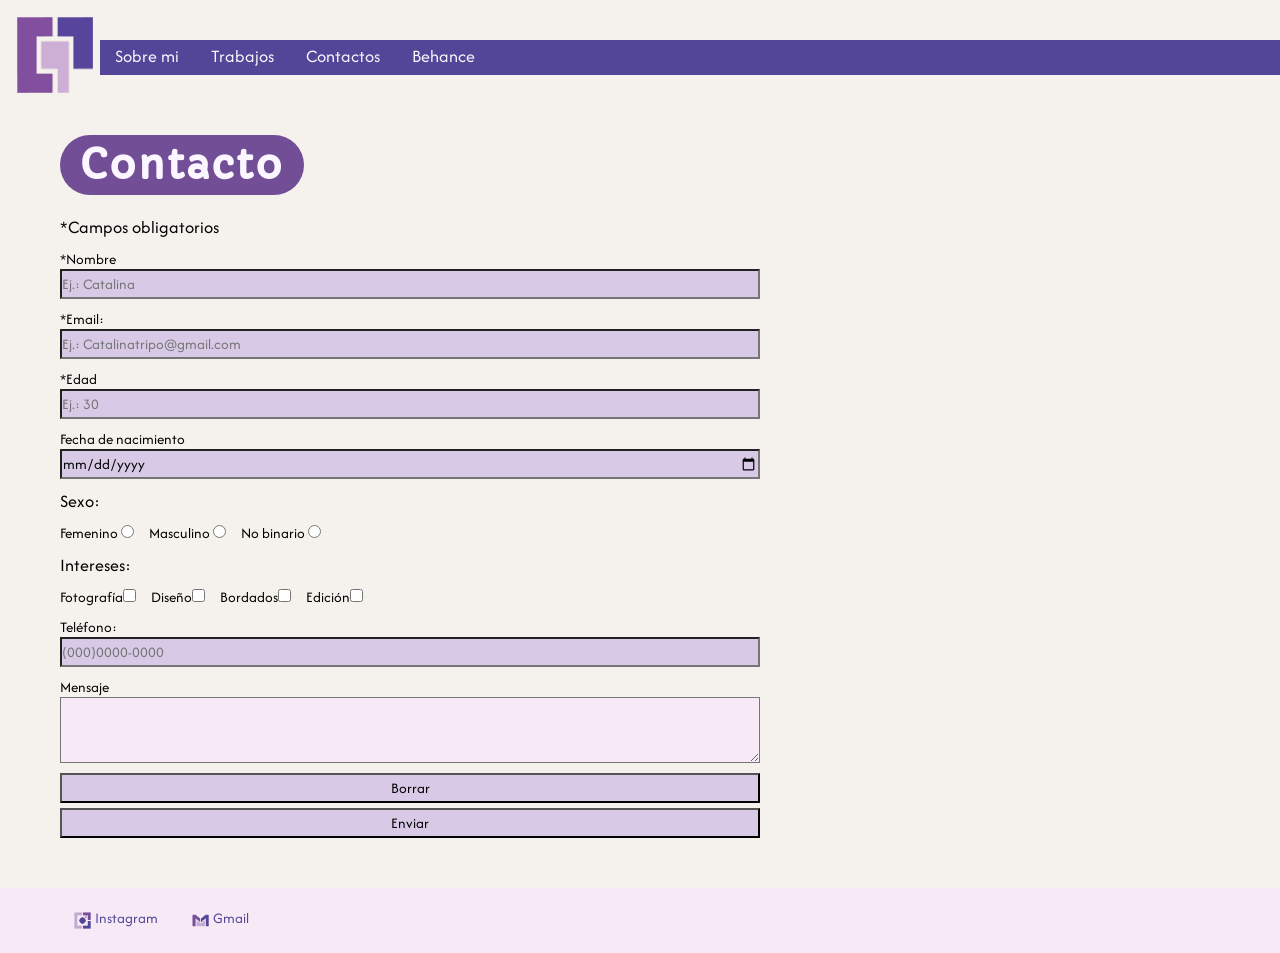
<file: contacto.html>
<!DOCTYPE html>
<html>

<head>
    <meta charset="utf-8" />
    <title>Contacto</title>
    <link rel="stylesheet" href="estilos.css" type="text/css">
    <link rel="icon" href="img/logoj.jpg">
    <meta name="viewport" content="width=device-width, initial-scale=1.0">
</head>

<body>
    <header>
        <a href="index.html">
            <img class="foto" src="img/logo.png" alt="logo" width="90" height="90" />
        </a>
        <nav>
            <a href="sobre-mi.html" target="_self">Sobre mi</a>
            <a href="trabajos.html" target="_self">Trabajos</a>
            <a href="contacto.html" target="_self">Contactos</a>
            <a href="https://www.behance.net/lucianacarrera1" target="_blank">Behance</a>
        </nav>
    </header>


    <main id="maincontacto">
        <h1>Contacto</h1>
        <p>*Campos obligatorios</p>
        <form method="post" action="mailto:lucianacarrera2605@gmail.comsubject=Hola%luciana" target="_blank"
            enctype="text/plain">
            <div>
                <label for="Nombre:">*Nombre</label>
                <input type="text" name="*Nombre" id="Nombre" maxlength="40" placeholder="Ej.: Catalina" required>
            </div>
            <div>
                <label for="Email">*Email: </label>
                <input type="email" name="*Email" id="Email" placeholder="Ej.: Catalinatripo@gmail.com" required>
            </div>
            <div>
            <label for="Edad">*Edad</label>
            <input type="number" min="18" max="100" name="Edad" placeholder="Ej.: 30" id="Edad">
            </div>
            <div>
                <label for="Fecha">Fecha de nacimiento</label>
                <input type="date" name="Nacimiento" id="nacimiento">
            </div>
            <div>
                <p>Sexo:</p>
                <div class="radio">
                    <label for="Sexo">Femenino <input type="radio" name="Sexo" value="Femenino" id="Femenino"></label>
                    <label for="Sexo">Masculino <input type="radio" name="Sexo" value="Masculino"
                            id="Masculino"></label>
                    <label for="Sexo">No binario <input type="radio" name="Sexo" value="No binario"
                            id="No binario"></label>
                </div>
            </div>
            <div>
                <p>Intereses:</p>
                <div class="checkbox">
                    <label for="Intereses">Fotografía<input type="checkbox" name="Intereses" value="Fotografía"
                            id="Fotografía"></label>
                    <label for="Intereses">Diseño<input type="checkbox" name="Intereses" value="Diseño"
                            id="Diseño"></label>
                    <label for="Intereses">Bordados<input type="checkbox" name="Intereses" value="Bordados"
                            id="Bordados"></label>
                    <label for="Intereses">Edición<input type="checkbox" name="Intereses" value="Edición"
                            id="Edición"></label>
                </div>
            </div>
            <div>
                <label for="Teléfono">Teléfono:</label>
                <input type="tel" name="Teléfono" id="Teléfono" placeholder="(000)0000-0000">
            </div>
            <div>
                <label for="Mensaje">Mensaje</label>
                <textarea name="Mensaje" id="Mensaje" maxlength="400"></textarea>
            </div>
            <div>
                <input type="reset" value="Borrar">
                <input type="submit" value="Enviar">
            </div>
            <!--tuve que poner a todos dentro de divs para acomodarlos como quería-->
        </form>
    </main>

    <footer>
        <ul class="gris">
            <li>
                <a href="http://www.instagram.com/lulic_design?igsh=MWIyaWJsNm51OXBpMw==" target="_blank"
                    rel="noopener noreferrer">
                    <img class="ignormal" src="img/instagramvioleta.png" alt="instagram" width="25" height="25">
                    <img class="ighover" src="img/instagramhover.png" alt="instagram" width="25" height="25">
                    Instagram
                </a>
            </li>
            <li>
                <a href="mailto:lucianacarrera2605@gmail.com?subject=Hola%luciana" target="_top"
                    rel="noopener noreferrer">
                    <img class="gmnormal" src="img/gmailvioleta.png" alt="g-mail" width="25" height="25">
                    <img class="gmhover" src="img/gmailhover.png" alt="g-mail" width="25" height="25">
                    Gmail
                </a>
            </li> 
        </ul>
    </footer>
</body>

</html>
</file>
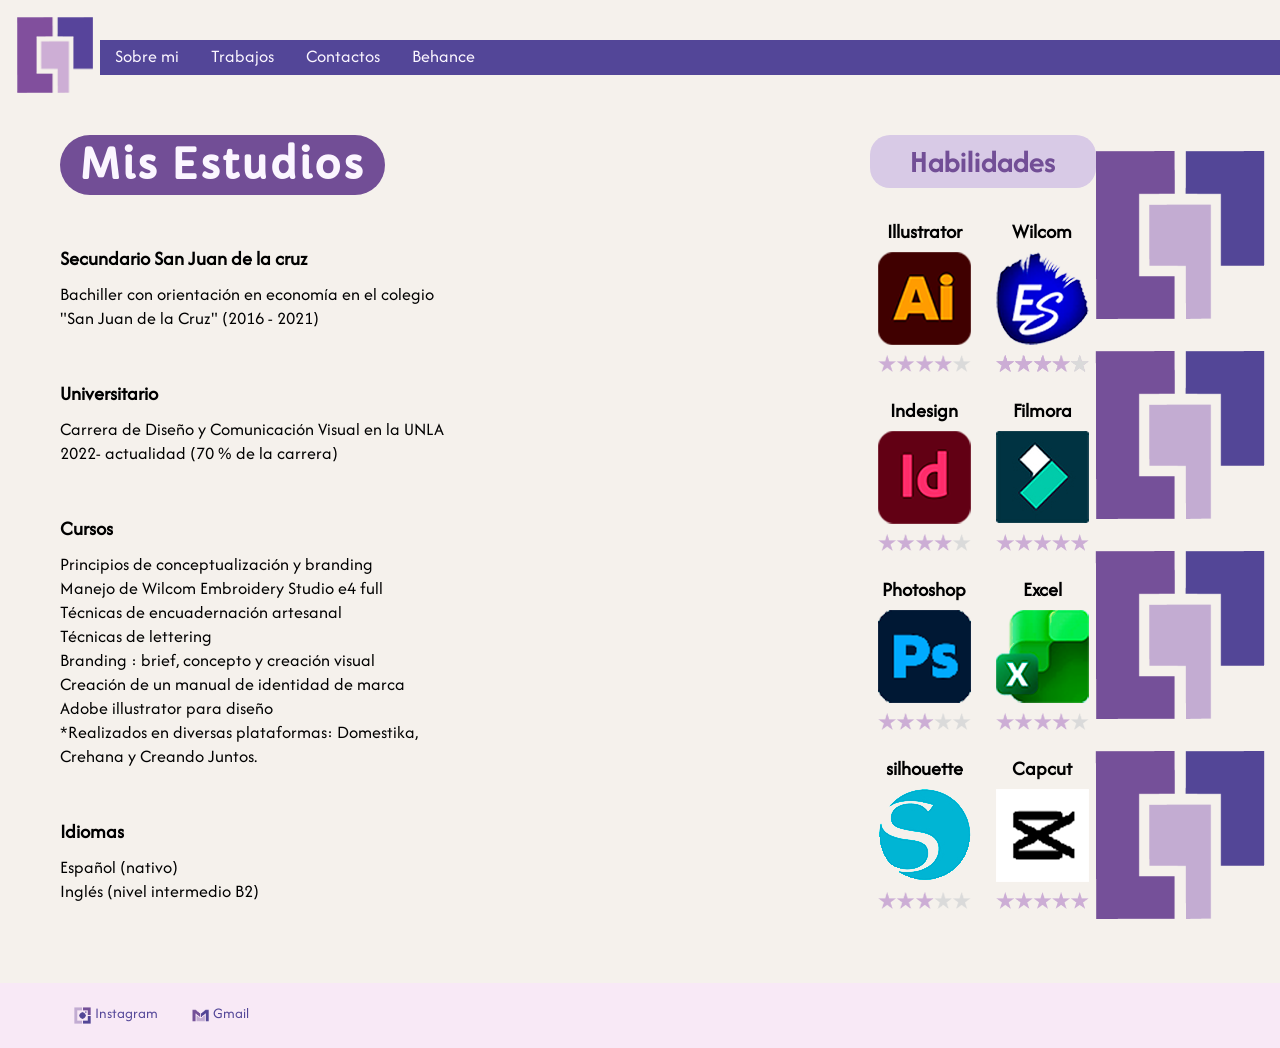
<file: sobre-mi.html>
<!DOCTYPE html>
<html>

<head>
    <meta charset="utf-8" />
    <title>Sobre Mi</title>
    <link rel="stylesheet" href="estilos.css" type="text/css">
    <link rel="icon" href="img/logoj.jpg">
    <meta name="viewport" content="width=device-width, initial-scale=1.0">
</head>

<body>
    <header>
        <a href="index.html">
            <img class="foto" src="img/logo.png" alt="logo" width="90" height="90" />
        </a>
        <nav>
            <a href="sobre-mi.html" target="_self">Sobre mi</a>
            <a href="trabajos.html" target="_self">Trabajos</a>
            <a href="contacto.html" target="_self">Contactos</a>
            <a href="https://www.behance.net/lucianacarrera1" target="_blank">Behance</a>
        </nav>
    </header>

    <main id="mainsobremi">
        <section class="estudios">
            <h1>Mis Estudios</h1>
            <article>
                <h4>Secundario San Juan de la cruz</h4>
                <p>Bachiller con orientación en economía en el colegio "San Juan de la Cruz" (2016 - 2021)</p>
            </article>
            <article>
                <h4>Universitario</h4>
                <p>Carrera de Diseño y Comunicación Visual en la UNLA 2022- actualidad (70 % de la carrera)</p>
            </article>
            <article>
                <h4>Cursos</h4>
                <ol>
                    <li>Principios de conceptualización y branding</li>
                    <li>Manejo de Wilcom Embroidery Studio e4 full</li>
                    <li>Técnicas de encuadernación artesanal</li>
                    <li>Técnicas de lettering</li>
                    <li>Branding : brief, concepto y creación visual </li>
                    <li>Creación de un manual de identidad de marca</li>
                    <li>Adobe illustrator para diseño</li>
                    <li>*Realizados en diversas plataformas: Domestika, Crehana y Creando Juntos.</li>
                </ol>
            </article>
            <article>
                <h4>Idiomas</h4>
                <ul>
                    <li>Español (nativo)</li>
                    <li>Inglés (nivel intermedio B2)</li>
                </ul>
            </article>
        </section>
        <aside class="habilidadesection">
            <h3>Habilidades</h3>
            <ul class="habilidades">
                <li>
                    <h4>Illustrator</h4>
                    <img src="img/illustrator.png" alt="illustrator">
                </li>
                <li>
                    <h4>Indesign</h4>
                    <img src="img/indesign.png" alt="indesign">
                </li>
                <li>
                    <h4>Photoshop</h4>
                    <img src="img/photoshop.png" alt="photoshop">
                </li>
                <li>
                    <h4>silhouette</h4>
                    <img src="img/silhouette.png" alt="silhouette">
                </li>
                <li>
                    <h4>Wilcom</h4>
                    <img src="img/wilcomf.png" alt="wilcom">
                </li>
                <li>
                    <h4>Filmora</h4>
                    <img src="img/wondershare_filmora_logo.svg.png" alt="filmora">
                </li>
                <li>
                    <h4>Excel</h4>
                    <img src="img/excel.png" alt="excel">
                </li>
                <li>
                    <h4>Capcut</h4>
                    <img src="img/capcut.png" alt="capcut">
                </li>
            </ul>
        </aside>
    </main>

    <footer>
        <ul class="gris">
            <li>
                <a href="http://www.instagram.com/lulic_design?igsh=MWIyaWJsNm51OXBpMw==" target="_blank"
                    rel="noopener noreferrer">
                    <img class="ignormal" src="img/instagramvioleta.png" alt="instagram" width="25" height="25">
                    <img class="ighover" src="img/instagramhover.png" alt="instagram" width="25" height="25">
                    Instagram
                </a>
            </li>
            <li>
                <a href="mailto:lucianacarrera2605@gmail.com?subject=Hola%luciana" target="_top"
                    rel="noopener noreferrer">
                    <img class="gmnormal" src="img/gmailvioleta.png" alt="g-mail" width="25" height="25">
                    <img class="gmhover" src="img/gmailhover.png" alt="g-mail" width="25" height="25">
                    Gmail
                </a>
            </li>
        </ul>
    </footer>
</body>

</html>
</file>
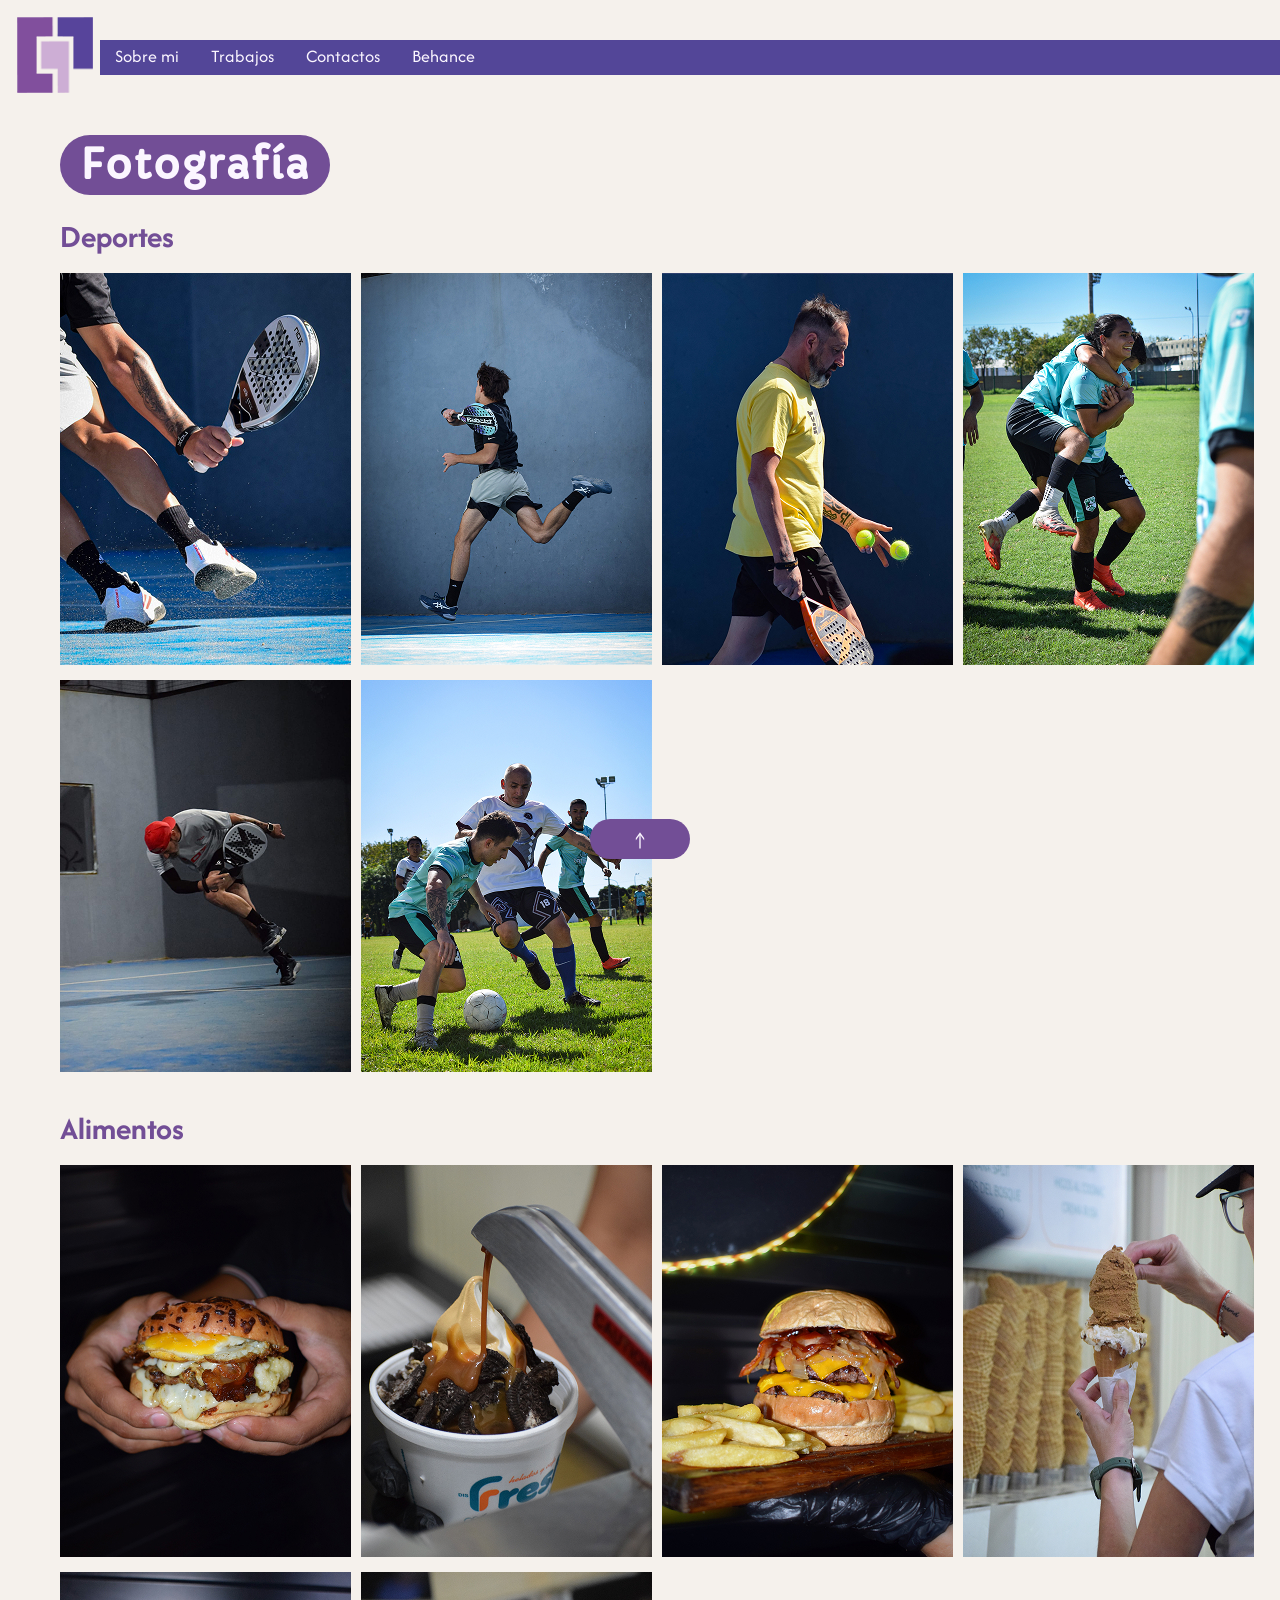
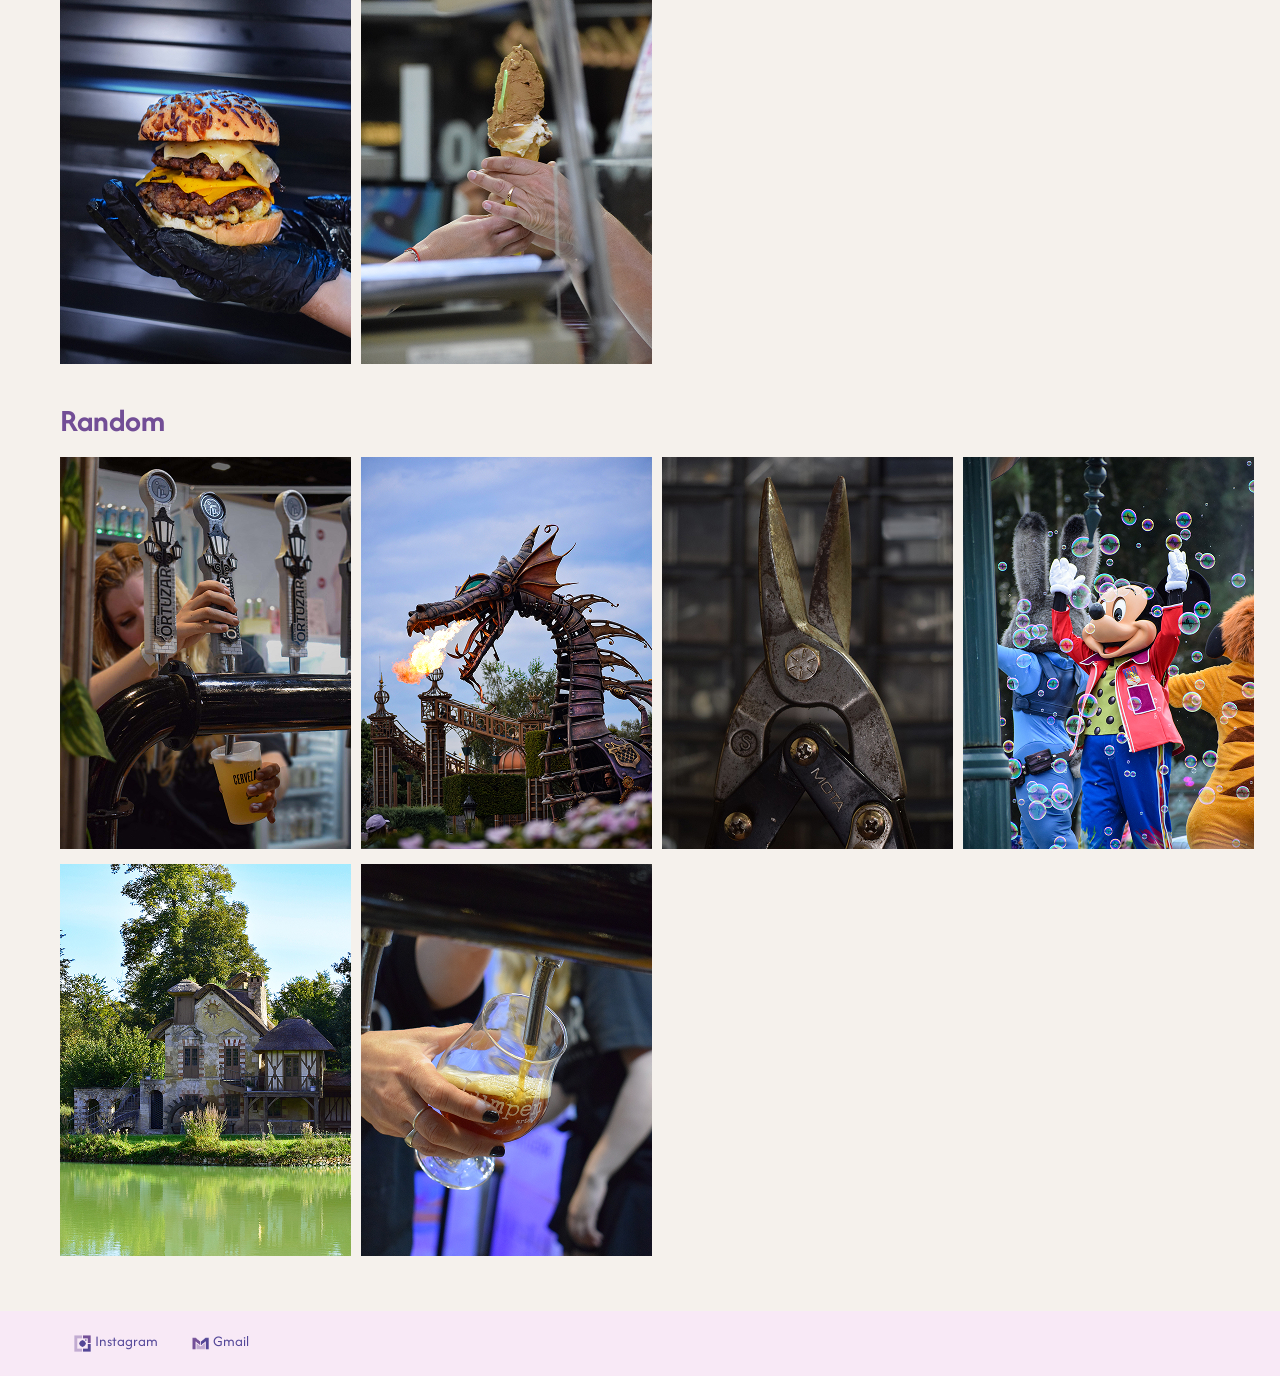
<file: trabajos.html>
<!DOCTYPE html>
<html>
<!--notas-->

<head>
    <meta charset="utf-8" />
    <title>Trabajos</title>
    <link rel="stylesheet" href="estilos.css" type="text/css">
    <link rel="icon" href="img/logoj.jpg">
    <meta name="viewport" content="width=device-width, initial-scale=1.0">
    <link rel="stylesheet" type="text/css" href="lightbox/jquery.fancybox.css">

</head>

<body>
    <header>
        <a href="index.html">
            <img class="foto" src="img/logo.png" alt="logo" width="90" height="90" />
        </a>
        <nav>
            <a href="sobre-mi.html" target="_self">Sobre mi</a>
            <a href="trabajos.html" target="_self">Trabajos</a>
            <a href="contacto.html" target="_self">Contactos</a>
            <a href="https://www.behance.net/lucianacarrera1" target="_blank">Behance</a>
        </nav>
    </header>

    <main id="maintrabajos">
        <h1>Fotografía</h1>
        <!--lo tuve que meter en una section para que no me tome el comportamiento-->
        <section>
            <h3>Deportes</h3>
            <div>
                <a href="img/js/deporte1.jpg" data-fancybox="gallerydeportes" data-caption="Fotografía padel">
                    <img src="img/js/thumbnails/deporte1thumbnail.jpg" alt="Fotografía padel" />
                </a>

                <a href="img/js/deporte2.jpg" data-fancybox="gallerydeportes" data-caption="Fotografía padel">
                    <img src="img/js/thumbnails/deporte2thumbnail.jpg" alt="Fotografía padel" />
                </a>

                <a href="img/js/deporte4.jpg" data-fancybox="gallerydeportes" data-caption="Fotografía padel">
                    <img src="img/js/thumbnails/deporte4thumbnail.jpg" alt="Fotografía padel" />
                </a>

                <a href="img/js/deporte5.jpg" data-fancybox="gallerydeportes" data-caption="Fotografía padel">
                    <img src="img/js/thumbnails/deporte5thumbnail.jpg" alt="Fotografía padel" />
                </a>

                <a href="img/js/deporte6.jpeg" data-fancybox="gallerydeportes" data-caption="Fotografía padel">
                    <img src="img/js/thumbnails/deporte6thumbnail.jpg" alt="Fotografía padel" />
                </a>


                <a href="img/js/deporte7.jpg" data-fancybox="gallerydeportes" data-caption="Fotografía fútbol">
                    <img src="img/js/thumbnails/deporte7thumbnail.jpg" alt="Fotografía fútbol" />
                </a>
            </div>
        </section>

        <section>
            <h3>Alimentos</h3>
            <div>
                <a href="img/js/alimentos1.jpg" data-fancybox="galleryalimentos" data-caption="Fotografía hamburguesa">
                    <img src="img/js/thumbnails/alimentos1thumbnail.jpg" alt="Fotografía hamburguesa" />
                </a>

                <a href="img/js/alimentos2.JPG" data-fancybox="galleryalimentos" data-caption="Fotografía helado">
                    <img src="img/js/thumbnails/alimentos2thumbnail.jpg" alt="Fotografía helado" />
                </a>

                <a href="img/js/alimentos3.jpg" data-fancybox="galleryalimentos" data-caption="Fotografía hamburguesa">
                    <img src="img/js/thumbnails/alimentos3thumbnail.jpg" alt="Fotografía hamburguesa" />
                </a>

                <a href="img/js/alimentos4.JPG" data-fancybox="galleryalimentos" data-caption="Fotografía helado">
                    <img src="img/js/thumbnails/alimentos4thumbnail.jpg" alt="Fotografía helado" />
                </a>

                <a href="img/js/alimentos5.jpg" data-fancybox="galleryalimentos" data-caption="Fotografía hamburguesa">
                    <img src="img/js/thumbnails/alimentos5thumbnail.jpg" alt="Fotografía hamburguesa" />
                </a>

                <a href="img/js/alimentos6.JPG" data-fancybox="galleryalimentos" data-caption="Fotografía helado">
                    <img src="img/js/thumbnails/alimentos6thumbnail.jpg" alt="Fotografía helado" />
                </a>
            </div>
        </section>

        <section>
            <h3>Random</h3>
            <div>
                <a href="img/js/random1.jpg" data-fancybox="galleryrandom"
                    data-caption="Fotografía para festival (Ortuzar)">
                    <img src="img/js/thumbnails/random1thumbnail.jpg" alt="Fotografía Ortuzar" />
                </a>

                <a href="img/js/random2.jpg" data-fancybox="galleryrandom" data-caption="Fotografía desfile Disney">
                    <img src="img/js/thumbnails/random2thumbnail.jpg" alt="Fotografía dragón" />
                </a>

                <a href="img/js/random3.jpg" data-fancybox="galleryrandom" data-caption="Fotografía pinza">
                    <img src="img/js/thumbnails/random3thumbnail.jpg" alt="Fotografía pinza" />
                </a>

                <a href="img/js/random4.jpg" data-fancybox="galleryrandom" data-caption="Fotografía Mickey Mouse">
                    <img src="img/js/thumbnails/random4thumbnail.jpg" alt="Fotografía Mickey Mouse" />
                </a>

                <a href="img/js/random5.jpg" data-fancybox="galleryrandom" data-caption="Fotografía exterior">
                    <img src="img/js/thumbnails/random5thumbnail.jpg" alt="Fotografía exterior" />
                </a>

                <a href="img/js/random6.JPG" data-fancybox="galleryrandom" data-caption="Fotografía Ortuzar">
                    <img src="img/js/thumbnails/random6thumbnail.jpg" alt="Fotografía Ortuzar" />
                </a>
            </div>
        </section>
    </main>

    <footer>
        <ul class="gris">
            <li>
                <a href="http://www.instagram.com/lulic_design?igsh=MWIyaWJsNm51OXBpMw==" target="_blank"
                    rel="noopener noreferrer">
                    <img class="ignormal" src="img/instagramvioleta.png" alt="instagram" width="25" height="25">
                    <img class="ighover" src="img/instagramhover.png" alt="instagram" width="25" height="25">
                    Instagram
                </a>
            </li>
            <li>
                <a href="mailto:lucianacarrera2605@gmail.com?subject=Hola%luciana" target="_top"
                    rel="noopener noreferrer">
                    <img class="gmnormal" src="img/gmailvioleta.png" alt="g-mail" width="25" height="25">
                    <img class="gmhover" src="img/gmailhover.png" alt="g-mail" width="25" height="25">
                    Gmail
                </a>
            </li>
        </ul>
    </footer>

    <a href="#" class="botonarriba">↑</a>
    <script src="lightbox/jquery.min.js"></script>
    <script src="lightbox/jquery.fancybox.js"></script>
</body>

</html>
</file>
<file: estilos.css>
@charset "utf-8";

/*fuentes*/

@font-face {
    font-family: "capriola";
    src: url(fuentes/Capriola-Regular.ttf) format(truetype);
    font-weight: normal;
    font-style: normal;
}

@font-face {
    font-family: "afacadflux-regular";
    src: url(fuentes/AfacadFlux-Regular.ttf) format(truetype);
    font-weight: normal;
    font-size: normal;
}

@font-face {
    font-family: "afacadflux-bold";
    src: url(fuentes/AfacadFlux-Bold.ttf) format(truetype);
    font-weight: bold;
    font-size: normal;
}

@font-face {
    font-family: "afacadflux-light";
    src: url(fuentes/AfacadFlux-Light.ttf) format(truetype);
    font-weight: lighter;
    font-size: normal;
}

/*aplicaciones*/
* {
    font-family: "afacadflux-regular", sans-serif;
    font-size: 15px;
    margin: 0;
    padding: 0;
    box-sizing: border-box;
    list-style-type: none;
}

h1 {
    font-family: "capriola", sans-serif;
    color: var(--crema);
    font-size: 40px;
    letter-spacing: 2px;
    background-color: var(--violeta-oscuro);
    border-radius: 30px;
    padding: 5px 20px 5px 20px;
    display: inline-block;
    max-width: 400px;
    width: fit-content;
}

h2 {
    font-family: "capriola", sans-serif;
    font-size: 24px;
    color: #75147e;
}

h3 {
    font-family: "afacadflux-bold";
    font-size: 32px;
    color: #724E96;
}

h4 {
    font-family: "afacadflux-regular";
    font-size: 20px;
}

p {
    font-size: 18px;
    font-family: "afacadflux-regular";
}


body {
    background-color: rgb(245, 241, 236);
}

header {
    padding: 10px 0 30px 10px;
    display: flex;
    align-items: center;
}

nav {
    display: flex;
    gap: 32px;
    padding: 7px 15px;
    width: 100%;
    height: 35px;
    background-color: var(--nav);
    align-items: flex-end;
}

nav a {
    text-decoration: none;
    color: var(--crema);
    font-size: 18px;
}

nav a:hover {
    color: #1d115c;
    font-size: 18px;
    font-weight: bold;
}

main {
    display: flex;
    width: 100%;
    padding: 0 0 0 60px;
}

footer {
    background-color: var(--footer);
    margin: 40px 0 0 0;
}

.gris {
    padding: 20px 0 20px 0;
    display: flex;
    flex-direction: row;
    gap: 30px;
    margin: 0 70px;
}

.gris li {
    display: flex;
    flex-direction: row;
    align-items: center;
}

.gris a {
    font-size: 15px;
    display: flex;
    text-decoration: none;
    color: var(--nav);
}

.gris a:hover {
    color: var(--crema);
    font-size: 15px;
    font-style: italic;
}

.ighover, .gmhover {
    display: none;
}

.gris a:hover .ignormal,
.gris a:hover .gmnormal {
    display: none;
}

.gris a:hover .ighover,
.gris a:hover .gmhover {
    display: block;
}

:root {
    --crema: #fbf6ff;
    --violeta-oscuro: #724E96;
    --lila: #D8CAE6;
    --nav: #534698;
    --footer: #f8e9f6;
}

/*index.html*/

#mainindex {
    display: flex;
    flex-direction: column;
    width: 100%;
    min-height: auto;
    overflow: hidden;
    background-repeat: repeat-y;
    background-position: right 0;
    background-size: 462px;
    animation-name: cambiatrama;
    animation-duration: 2s;
    animation-iteration-count: infinite;
    animation-direction: alternate;
    animation-timing-function: ease-in-out;
}

@keyframes cambiatrama {
    0% {
        background-image: url(img/trama1.png);
    }

    100% {
        background-image: url(img/trama2.png);
    }
}

#infopersonal {
    display: flex;
    flex-direction: row;
    gap: 70px;
}

.imagenpersonal {
    display: flex;
    flex-direction: row;
    gap: 65px;

    img {
        border: solid;
        border-radius: 40px;
        border-color: var(--violeta-oscuro);
        min-width: 150px;
        object-fit: cover;
    }
}

.botoncv {
    background-color: var(--nav);
    color: var(--crema);
    padding: 10px 30px;
    border-radius: 20px;
    margin: 10px 0 30px 0;
    font-size: 25px;
    text-decoration: none;
    display: inline-block;
    width: fit-content;
}

.botoncv:hover {
    background-color: var(--lila);
    color: var(--nav);
}

.nombre {
    max-width: 500px;
    display: flex;
    flex-direction: column;

    p {
        margin: 20px 0
    }

    div {
        padding: 40px 0;
    }
}

.videos {
    display: flex;
    flex-direction: row;
    max-width: 1255px;
    justify-content: space-between;
    padding: 50px 0 0 0;
    video {
        border-radius: 40px;
    }
}

/*sobre-mi.html*/
#mainsobremi {
    gap: 400px;
    background-image: url(img/trama1.png);
    background-repeat: repeat-y;
    background-position: right top;
    animation-name: cambiar;
    animation-duration: 2s;
    animation-iteration-count: 1;
    animation-fill-mode: forwards;
    animation-timing-function: ease-in-out;
}

@keyframes cambiar {
    0% {
        background-size: 0px;
    }

    100% {
        background-size: 200px;
    }
}

.habilidadesection {
    display: flex;
    flex-direction: column;
    align-items: center;

    h3 {
        background: var(--lila);
        padding: 5px 40px;
        border-radius: 20px;
        margin: 0 10px 30px;
    }
}

.habilidades {
    display: flex;
    flex-wrap: wrap;
    align-items: center;
    flex-direction: column;
    height: 700px;
    gap: 25px;

    li {
        display: flex;
        flex-direction: column;
        align-items: center;
    }

    h4 {
        padding: 0 0 7px;
    }
}

.estudios {
    max-width: 400px;

    article {
        margin: 40px 0;
    }

    li {
        font-size: 18px;
    }

    h4 {
        padding: 10px 0;
    }
}

/*trabajos.html*/
#maintrabajos {
    display: flex;
    flex-direction: column;
    div {
        display: flex;
        flex-wrap: wrap;
        max-width: 1920px;
        padding: 10px 0px 10px 0px;
        gap: 10px;
    }
    h3 {
        margin: 20px 0 5px 0;
    }
}

.botonarriba {
    position: fixed;
    bottom: 41px;
    margin: auto;
    left: 0;
    right: 0;
    background-color: var(--violeta-oscuro);
    color: var(--crema);
    width: 100px;
    height: 40px;
    border-radius: 40px;
    text-decoration: none;
    display: flex;
    justify-content: center;
    align-items: center;
    font-size: 20px;
}

.botonarriba:hover {
    background-color: var(--lila);
    color: var(--nav);
}

/*contacto*/
#maincontacto {
    display: flex;
    flex-direction: column;
    background-repeat: no-repeat;
    background-position: right 0;
    background-size: 756px;
    animation-name: cambiatrama;
    animation-duration: 2s;
    animation-iteration-count: infinite;
    animation-direction: alternate;
    animation-timing-function: ease-in;
    h1 {
        margin: 0 0 20px 0;
    }
    p {
        margin: 0 0 10px 0;
    }
}

form {
    width: 100%;
    max-width: 700px;
    height: auto;
    display: flex;
    flex-direction: column;
}

form div {
    width: 100%;
    margin-bottom: 5px;
}

label {
    display: block;
}

input {
    width: 100%;
    height: 30px;
    background-color: var(--lila);
    margin-bottom: 5px;
}

input[type=radio],
input[type=checkbox] {
    width: auto;
    height: auto;
}

.radio,
.checkbox {
    display: flex;
    flex-direction: row;
    gap: 15px;
    flex-wrap: wrap;
}

textarea {
    width: 100%;
    height: 66px;
    background-color: var(--footer);
}


@media screen and (max-width: 500px) {


    nav {
        height: auto;
        padding: 10px;
    }

    footer {
        display: flex;
        justify-content: center;
        margin: 10px;
    }

    main {
        padding: 0 30px;
    }


    /*index.html_media500px*/
    #mainindex {
        animation-name: none;
    }

    #infopersonal {
        flex-direction: column;
        gap: 0px;
        /*si le saco el gap me hace un espacio*/
    }

    .imagenpersonal {
        justify-content: space-between;
        gap: 20px;
        img {
            width: 45%;
            height: auto;
        }
    }

    .videos {
        flex-direction: column;
        align-items: center;
        gap: 20px;
    }

    .nombre {
        div {
            padding: 10px 0;
        }
    }

    /*sobre-mi.html_media500px*/
    #mainsobremi {
        animation-name: none;
        background-size: 0;
        display: flex;
        flex-direction: column;
        gap: 30px;
    }

    .estudios {
        article {
            margin: 20px 0;
        }
    }

    /*trabajos.html_media500px*/
    #maintrabajos {
        display: flex;
        flex-direction: column;
        align-items: center;

        div {
            justify-content: center;
        }

        h3 {
            text-align: center;
        }
        
        h1 {
        text-align: center;
    }
    }

    .botonarriba {
        width: 60px;
        height: 60px;
        font-size: 24px;
    }

    /*contacto.html_media500px*/
    #maincontacto {
        background-size: 300px;
        background-position: bottom;
        animation-name: cambiatrama;
        animation-duration: 2s;
        animation-iteration-count: infinite;
        animation-direction: alternate;
        animation-timing-function: ease-in;
    }

    form {
        margin: 0 0 300px 0;
    }

    textarea {
        height: 120px;
    }
}
</file>
